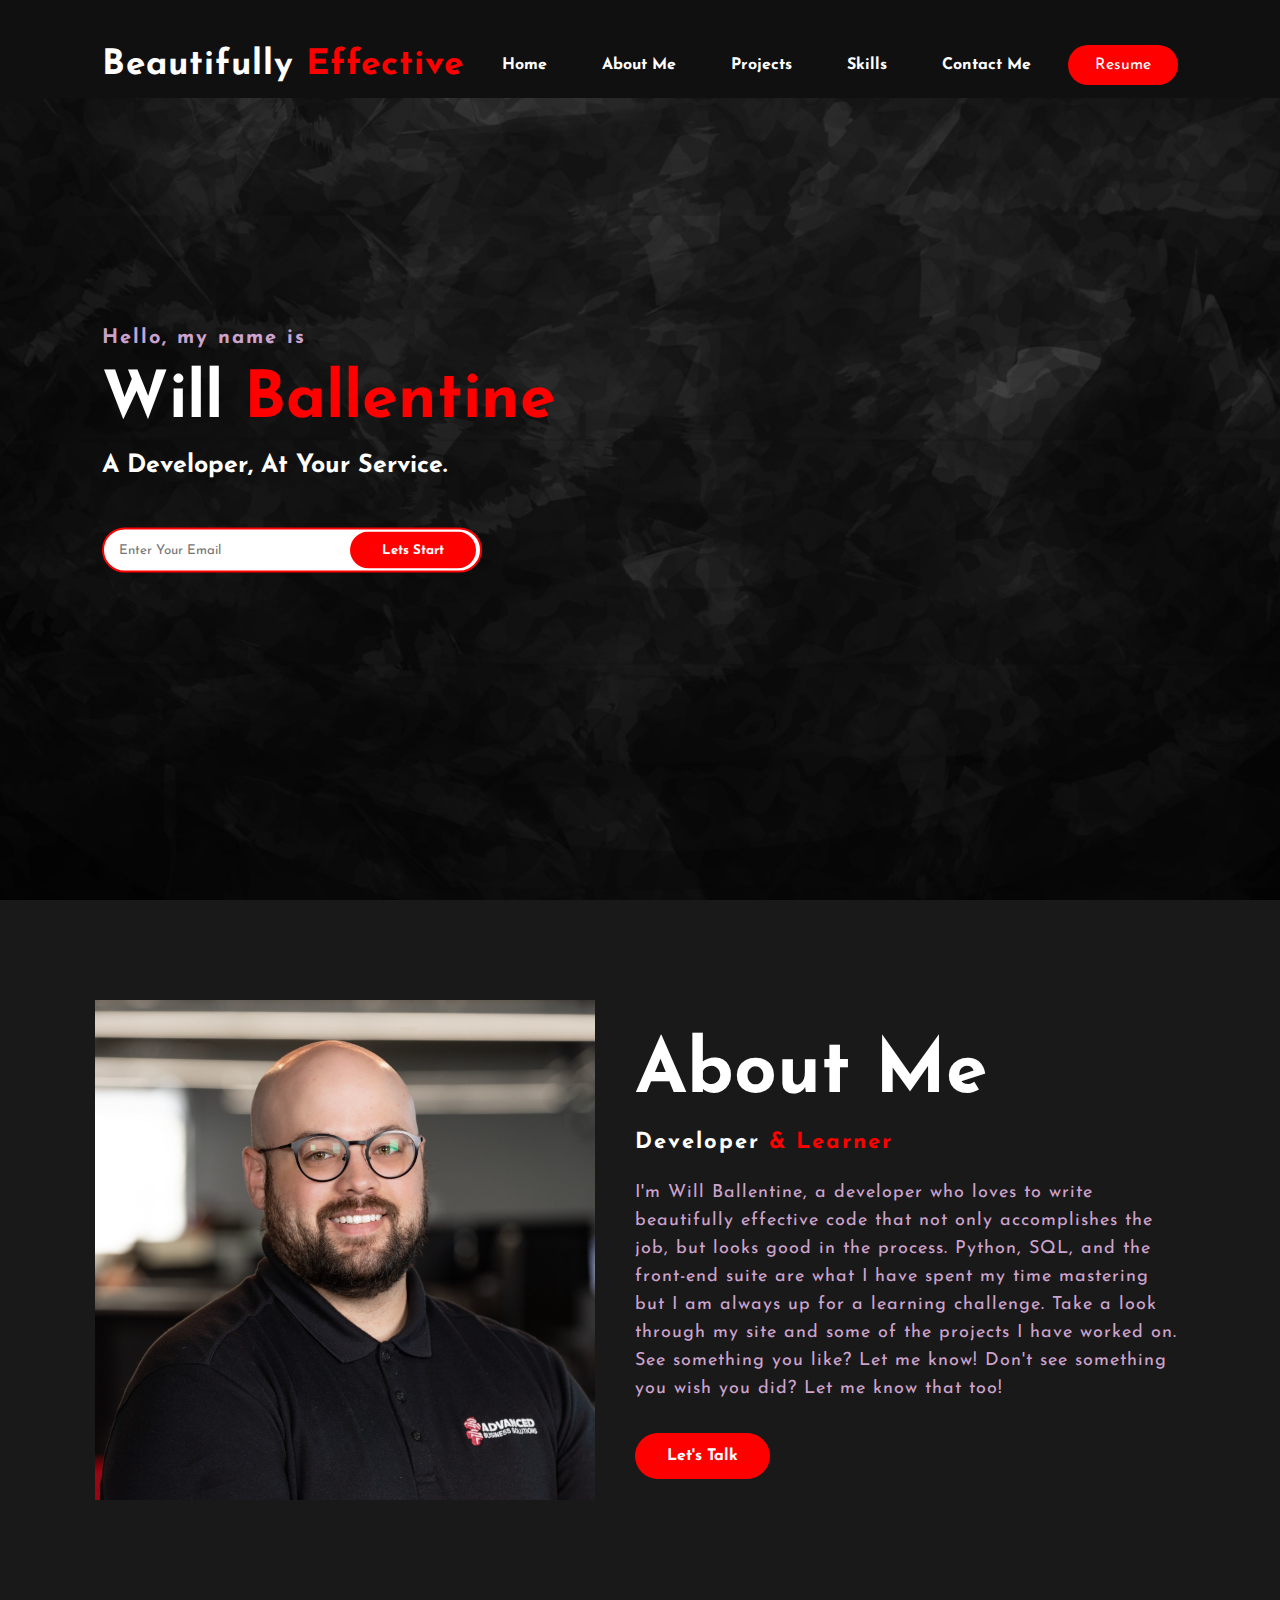
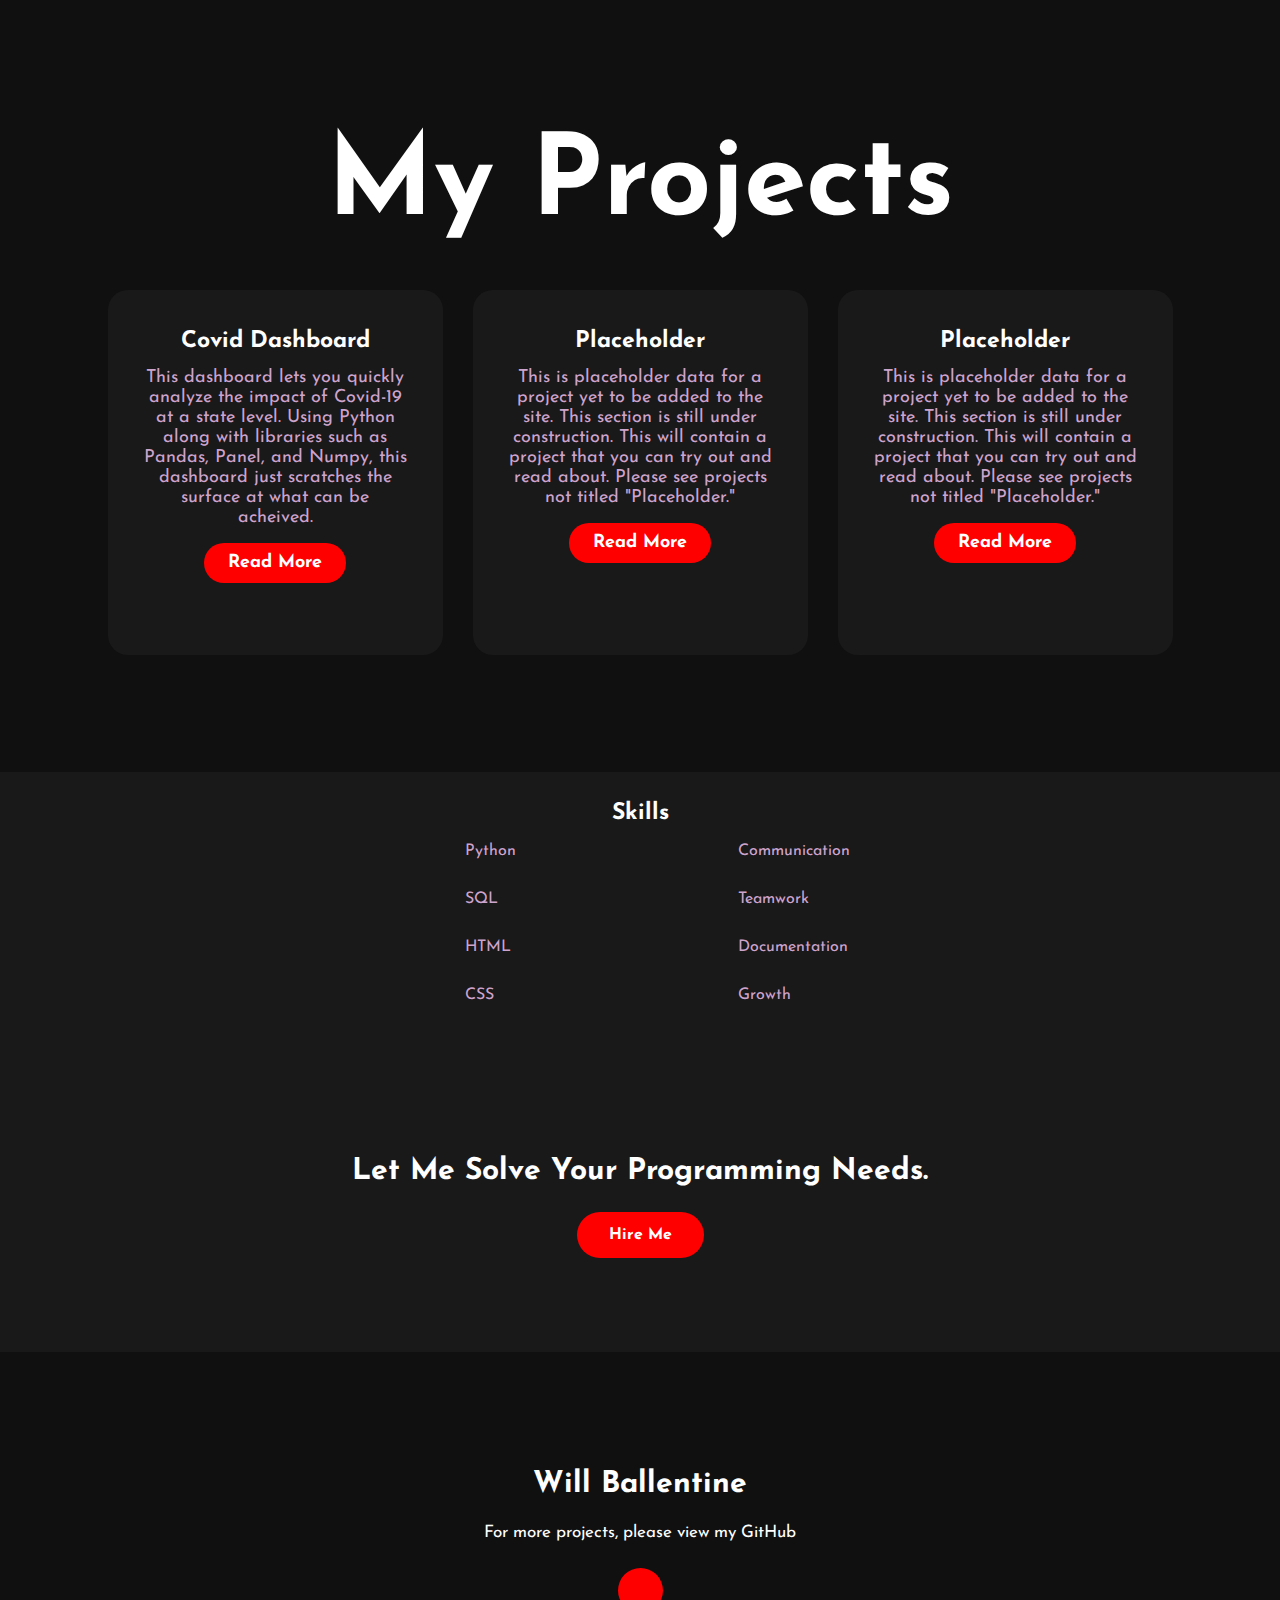
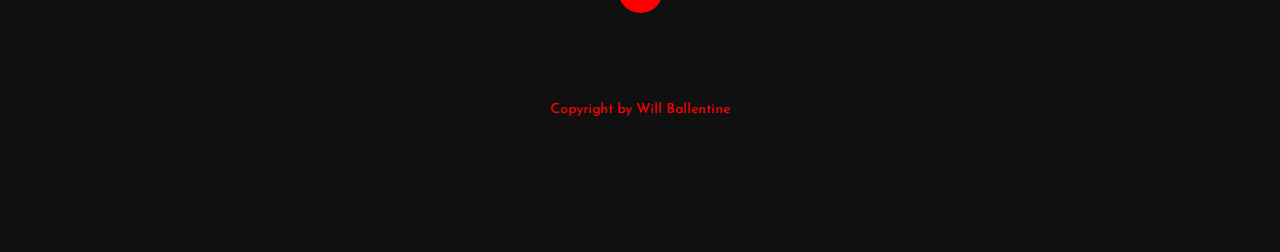
<file: index.html>
<!DOCTYPE html>
<html lang="en">
  <head>
    <meta charset="UTF-8" />
    <meta http-equiv="X-UA-Compatible" content="IE=edge" />
    <meta name="viewport" content="width=device-width, initial-scale=1.0" />
    <meta
      name="google-site-verification"
      content="GQMe0hauQwS8VWLjG-J0yVTgQu0etzfgvPTuPYY90jM"
    />
    <title>Will Ballentine | Beautifully Effective Code</title>
    <link rel="stylesheet" type="text/css" href="/style/main.css" />
    <link rel="preconnect" href="https://fonts.gstatic.com" />
    <link
      rel="stylesheet"
      href="https://fonts.googleapis.com/css2?family=Josefin+sans:ital,wght@0,100;0,200;0,300;0,400;0,500;0,600;0,700;1,100;1,200;1,300;1,400;1,500;1,600;1,700&display=swap"
    />
    <link
      rel="stylesheet"
      href="https://cdnjs.cloudflare.com/ajax/libs/font-awesome/6.2.1/css/all.min.css"
      integrity="sha512-MV7K8+y+gLIBoVD59lQIYicR65iaqukzvf/nwasF0nqhPay5w/9lJmVM2hMDcnK1OnMGCdVK+iQrJ7lzPJQd1w=="
      crossorigin="anonymous"
      referrerpolicy="no-referrer"
    />
  </head>
  <body>
    <!-- hero section start  -->
    <div class="hero">
      <nav>
        <h2 class="logo">Beautifully <span>Effective</span></h2>
        <ul>
          <li><a href="#">Home</a></li>
          <li><a href="#about">About Me</a></li>
          <li><a href="#projects">Projects</a></li>
          <li><a href="#skills">Skills</a></li>
          <li><a href="#contact-me">Contact Me</a></li>
        </ul>
        <a href="#" class="btn">Resume</a>
      </nav>

      <div class="content">
        <h4>Hello, my name is</h4>
        <h1>Will <span>Ballentine</span></h1>
        <h3>A Developer, At Your Service.</h3>
        <div class="newslatter">
          <form>
            <input
              type="email"
              name="email"
              id="mail"
              placeholder="Enter Your Email"
            />
            <input type="submit" name="submit" value="Lets Start" />
          </form>
        </div>
      </div>
    </div>

    <!-- About section start -->
    <section class="about" id="about">
      <div class="main">
        <img src="/assets/headshot.JPG" />
        <div class="about-text">
          <h2>About Me</h2>
          <h5>Developer <span>& Learner</span></h5>
          <p>
            I'm Will Ballentine, a developer who loves to write beautifully
            effective code that not only accomplishes the job, but looks good in
            the process. Python, SQL, and the front-end suite are what I have
            spent my time mastering but I am always up for a learning challenge.
            Take a look through my site and some of the projects I have worked
            on. See something you like? Let me know! Don't see something you
            wish you did? Let me know that too!
          </p>
          <a class="button-one" href="mailto:willh.ballentine@gmail.com">Let's Talk</a>
        </div>
      </div>
    </section>

    <!-- Projects section start -->
    <div class="projects" id="projects">
      <div class="title">
        <h2>My Projects</h2>
      </div>

      <div class="box">
        <div class="card">
          <i class="fa-solid fa-bars"></i>
          <h5>Covid Dashboard</h5>
          <div class="pra">
            <p>
                This dashboard lets you quickly analyze the impact of Covid-19 at a state level.
                Using Python along with libraries
                such as Pandas, Panel, and Numpy, this dashboard just scratches
                the surface at what can be acheived.
            </p>
            <p  style="text-align: center;">
                <a class="button" href="/contents/coviddocs.html">Read More</a>
            </p>
          </div>
        </div>

    <div class="box">
        <div class="card">
            <i class="fa-regular fa-user"></i>
            <h5>Placeholder</h5>
            <div class="pra">
            <p>
                This is placeholder data for a project yet to be added to the site. This section is still under construction.
                This will contain a project that you can try out and read about. Please see projects not titled "Placeholder."
            </p>
            <p  style="text-align: center;">
                <a class="button" href="#">Read More</a>
            </p>
            </div>
        </div>

        <div class="box">
            <div class="card">
                <i class="fa-regular fa-bell"></i>
              <h5>Placeholder</h5>
              <div class="pra">
                <p>
                    This is placeholder data for a project yet to be added to the site. This section is still under construction.
                    This will contain a project that you can try out and read about. Please see projects not titled "Placeholder."
                </p>
                <p  style="text-align: center;">
                    <a class="button" href="#">Read More</a>
                </p>
              </div>
            </div>
      </div>
    </div>
      </div>

    <!-- Skills Section Start-->
    <div class="skills" id="skills">
        <h5>Skills</h5>
        <div class="row">
            <div class="column"><i class="fa-brands fa-python"></i> Python</div>
            <div class="column"><i class="fa-sharp fa-solid fa-envelope"></i> Communication</div>
            <div class="column"><i class="fa-solid fa-database"></i> SQL</div>
            <div class="column"><i class="fa-sharp fa-solid fa-people-group"></i> Teamwork</div>
            <div class="column"><i class="fa-brands fa-html5"></i> HTML</div>
            <div class="column"><i class="fa-sharp fa-solid fa-book"></i> Documentation</div>
            <div class="column"><i class="fa-brands fa-css3"></i> CSS</div>
            <div class="column"><i class="fa-sharp fa-solid fa-seedling"></i> Growth</div>
        </div>
    </div>
    <!-- Contact Me -->
    <div class="contact-me" id="contact-me">
        <p>Let Me Solve Your Programming Needs.</p>
        <a class="button-two" href="mailto:willh.ballentine@gmail.com">Hire Me</a>

    </div>

    <!-- footer start-->
    <footer>
        <p>Will Ballentine</p>
        <p>For more projects, please view my GitHub</p>
        <div class="social">
            <a href="https://github.com/WillBallentine" target=_blank><i class="fa-brands fa-github"></i></a>
        </div>
        <p class="end">Copyright by Will Ballentine</p>
    </footer>
  </body>
</html>
</file>
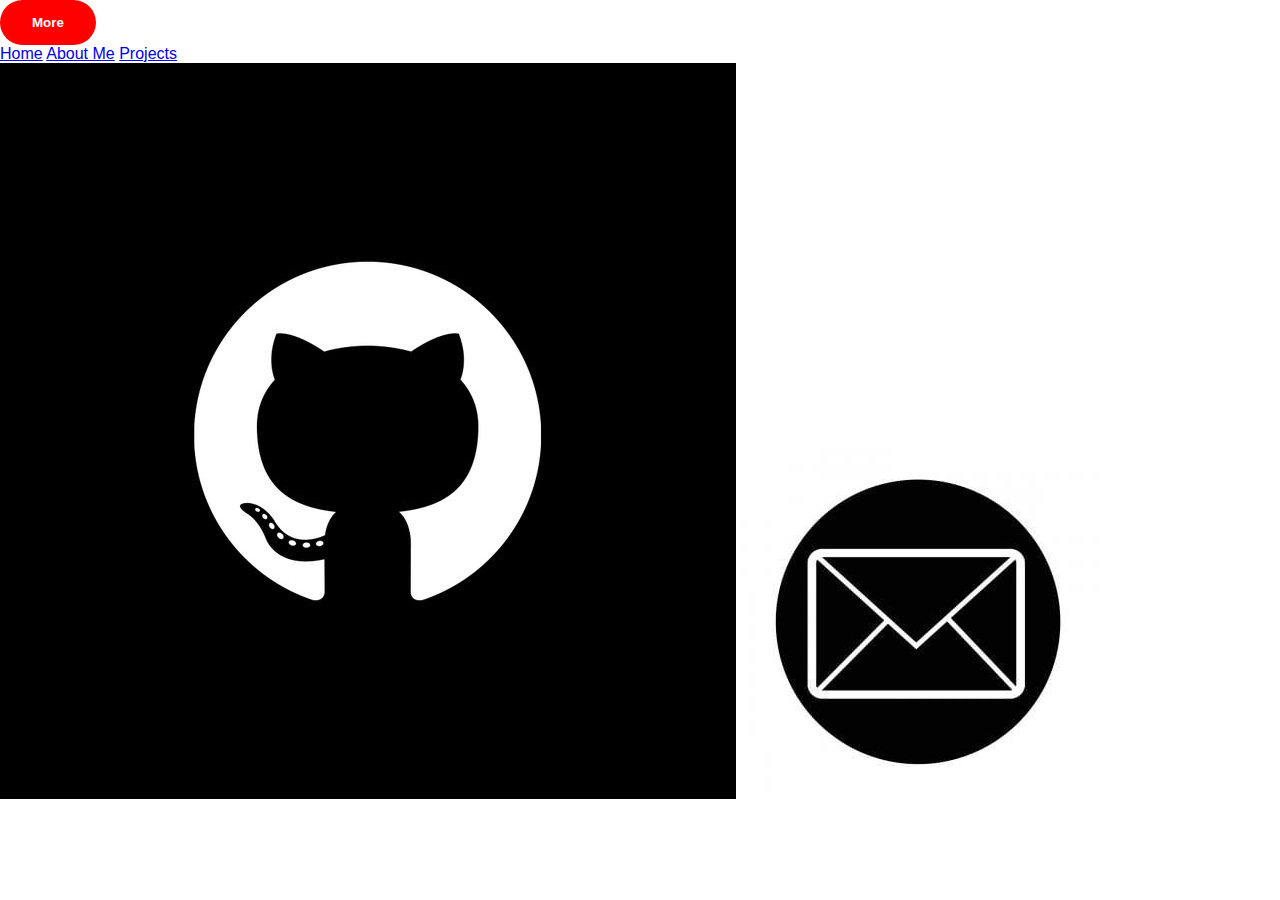
<file: contents/contact.html>
<!DOCTYPE html>
<html lang="en">
  <head>
    <meta charset="UTF-8" />
    <meta http-equiv="X-UA-Compatible" content="IE=edge" />
    <meta name="viewport" content="width=device-width, initial-scale=1.0" />
    <title>Contact Me</title>
    <link rel="stylesheet" href="/style/main.css">
  </head>
  <body>
    <!-- Navbar -->
    <div class="navbar"></div>
        <div class="dropdown">
            <button class="dropbtn">More
                <i class="fa fa-caret-down"></i>
            </button>
            <div class="dropdown-content">
                <a href="/index.html">Home</a>
                <a href="/contents/aboutme.html">About Me</a>
                <a href="/contents/projects.html">Projects</a>
            </div>
        </div>
    </div>

    <!-- Contents -->
    <div class="contact_me"></div>
        <a href="https://github.com/WillBallentine" target=_blank><img src="/assets/logos/github.png" alt="GitHub Logo" class="social_img"></a>
        <a href="mailto:willh.ballentine@gmail.com"><img src="/assets/logos/email.png" alt="Email Logo" class="social_img"></a>
    </div>
  </body>
</html>
</file>
<file: style/main.css>
*{
    padding: 0;
    margin: 0;
    font-family: 'Josefin Sans', sans-serif;
    box-sizing: border-box;
    scroll-behavior: smooth;
}

.hero {
    height: 100vh;
    width: 100%;
    background-image: url(/assets/background2.jpg);
    background-size: cover;
    background-position: center;
    background-repeat: no-repeat;
    background-color:   black;
}

nav {
    overflow: hidden;
    display: flex;
    align-items: center;
    justify-content: space-between;
    padding-top: 45px;
    padding-left: 8%;
    padding-right: 8%;
    padding-bottom: 1%;
    position: fixed;
    width: 100%;
    z-index: 1;
    background-color: #101010;
}

.logo {
    color: white;
    font-size: 35px;
    letter-spacing: 1px;
    cursor: pointer;
}

span {
    color: red;
}
nav ul li {
    list-style-type: none;
    display: inline-block;
    padding: 10px 25px;

}

nav ul li a {
    color:  white;
    text-decoration: none;
    font-weight: bold;
    text-transform: capitalize;
}

nav ul li a:hover{
    color: red;
    transition: .4s;
}

.btn {
    background-color: red;
    color: white;
    text-decoration: none;
    border: 2px solid transparent;
    padding: 10px 25px;
    border-radius: 30px;
    transition: .4s;
}

.btn:hover{
    background-color: transparent;
    border: 2px solid red;
    cursor: pointer;
}
.content {
    position: absolute;
    top: 50%;
    left: 8%;
    transform: translateY(-50%);
}

h1{
    color: white;
    margin: 20px 0px 20px;
    font-size: 75px;
}

h3{
    color: white;
    font-size: 25px;
    margin-bottom: 50px;
}

h4{
    color: #fcfc;
    letter-spacing: 2px;
    font-size: 20px;
}


.newslatter form{
    width: 380px;
    max-width: 100%;
    position: relative;
}

.newslatter form input:first-child{
    display: inline-block;
    width: 100%;
    padding: 14px 130px 14px 15px;
    border: 2px solid red;
    outline: none;
    border-radius: 30px;
}

.newslatter form input:last-child{
    position: absolute;
    display: inline-block;
    outline: none;
    border: 2px solid transparent;
    font-weight: bold;
    padding: 10px 30px;
    border-radius: 30px;
    background-color: red;
    color: white;
    top: 4px;
    right: 6px;
    transition: .4s;
    text-decoration: none;
}


.newslatter form input:last-child:hover{
    background-color: black;
    border: 2px solid red;
    cursor: pointer;
}

.about {
    width: 100%;
    padding: 100px 0px;
    background-color: #191919;
}

.about img{
    height: auto;
    width: 500px;
}

.about-text{
    width: 550px;

}

.main{
    width: 1130px;
    max-width: 95%;
    margin: 0 auto;
    display: flex;
    align-items: center;
    justify-content: space-around;
}

.about-text h2 {
    color: white;
    font-size: 75px;
    text-transform: capitalize;
    margin-bottom: 20px;
}

.about-text h5 {
    color: white;
    letter-spacing: 2px;
    font-size: 22px;
    margin-bottom: 25px;
    text-transform: capitalize;
}

.about-text p {
    color: #fcfc;
    letter-spacing: 1px;
    line-height: 28px;
    font-size: 18px;
    margin-bottom: 45px;
}

.main .button-one{
    background-color: red;
    color: white;
    text-decoration: none;
    border: 2px solid transparent;
    font-weight: bold;
    padding: 13px 30px;
    border-radius: 30px;
    transition: .4s;
}

.main .button-one:hover{
    background-color: transparent;
    border: 2px solid red;
    cursor: pointer;
}

button {
    background-color: red;
    color: white;
    text-decoration: none;
    border: 2px solid transparent;
    font-weight: bold;
    padding: 13px 30px;
    border-radius: 30px;
    transition: .4s;
}

button:hover{
    background-color: transparent;
    border: 2px solid red;
    cursor: pointer;
}

.projects{
    background: #101010;
    width: 100%;
    padding: 100px 0px;
}

.title{
    color: white;
    font-size: 75px;
    width: 1130px;
    margin: 30px auto;
    text-align: center;
}

.box{
    display: flex;
    justify-content: center;
    align-items: center;
    min-height: 400px
}

.card{
    height: 365px;
    width: 335px;
    padding: 20px 35px;
    background: #191919;
    border-radius: 20px;
    margin: 15px;
    position: relative;
    overflow: hidden;
    text-align: center;
}

.card i{
    font-size: 40px;
    display: block;
    text-align: center;
    margin: 20px 0px;
    color: red;
}

h5{
    color: white;
    font-size: 23px;
    margin-bottom: 15px;
}

.pra p{
    color: #fcfc;
    font-size: 18px;
    line-height: 20px;
    margin-bottom: 25px;
}

.card .button{
    background-color: red;
    color: white;
    text-decoration: none;
    border: 2px solid transparent;
    font-weight: bold;
    padding: 9px 22px;
    border-radius: 30px;
    transition: .4s;
}

.card .button:hover{
    background-color: transparent;
    border: 2px solid red;
    cursor: pointer;
}

.skills {
    width: 100%;
    height: 290px;
    background: #191919;
    display: flex;
    align-items: center;
    flex-direction: column;
    justify-content: center;
    margin-top: 100px;
}

h5{
    color: white;
    font-size: 23px;
    margin-bottom: 15px;
}

.column{
    float: left;
    width: 50%;
    color: #fcfc;
    align-items: center;
    justify-content: center;
    flex-direction: column;
    line-height: 23px;
    margin-bottom: 25px;
    padding-left: 17%;
}

.row::after{
    content: "";
    display: table;
    clear: both;
}

.row i{
    font-size: 15px;
    padding-right: 5px;
    color: red;
}

.contact-me{
    width: 100%;
    height: 290px;
    background: #191919;
    display: flex;
    align-items: center;
    flex-direction: column;
    justify-content: center;
}

.contact-me p{
    color: white;
    font-size: 30px;
    font-weight: bold;
    margin-bottom: 25px;
}

.contact-me .button-two{
    background-color: red;
    color: white;
    text-decoration: none;
    border: 2px solid transparent;
    font-weight: bold;
    padding: 13px 30px;
    border-radius: 30px;
    transition: .4s;
}

.contact-me .button-two:hover{
    background-color: transparent;
    border: 2px solid red;
    cursor: pointer;
}

footer{
    position: relative;
    width: 100%;
    height: 400px;
    background: #101010;
    display: flex;
    flex-direction: column;
    align-items: center;
    justify-content: center;
}

footer p:nth-child(1){
    font-size: 30px;
    color: white;
    margin-bottom: 20px;
    font-weight: bold;
}

footer p:nth-child(2){
    color: white;
    font-size: 17px;
    width: 500px;
    text-align: center;
    line-height: 26px;
}

.social {
    display: flex;
}

.social a{
    width: 45px;
    height: 45px;
    display: flex;
    align-items: center;
    justify-content: center;
    background: red;
    border-radius: 50%;
    margin: 22px 10px;
    color: white;
    text-decoration: none;
    font-size: 20px;
}

.social:hover{
    transform: scale(1.3);
    transition: .3s;
}

.end{
    position: absolute;
    color: red;
    bottom: 35px;
    font-size: 14px;
}

.content-cov {
    position: absolute;
    top: 25%;
    left: 40%;
    transform: translateY(-50%);
}

h1{
    color: white;
    font-size: 65px;
}

.project_pres {
    width: 100%;
    padding: 100px 100px;
    background-color: #191919;
}

.project_pres .main {
    color: #fcfc;
    font-size: 23px;
}

.iframe-container {
    overflow: hidden;
    padding-top: 56.25%;
    position: relative;
}

.iframe-container iframe {
    border: 0;
    height: 100%;
    left: 0;
    position: absolute;
    top: 0;
    width: 100%;
}
</file>
